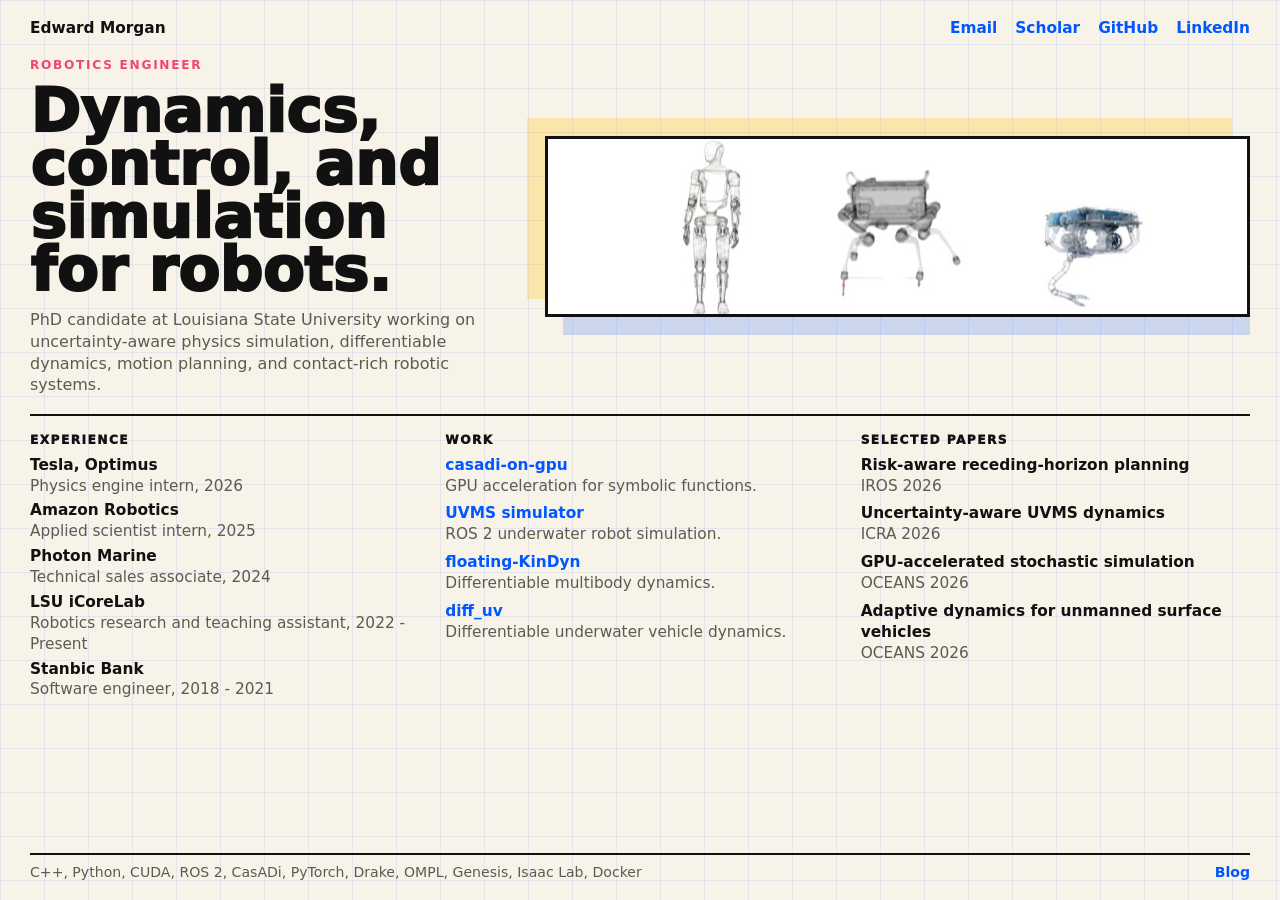
<file: index.html>
<!DOCTYPE html>
<html lang="en">
  <head>
    <meta charset="UTF-8">
    <meta name="viewport" content="width=device-width, initial-scale=1">
    <title>Edward Morgan</title>
    <meta
      name="description"
      content="Edward Morgan is a robotics engineer focused on dynamics, control, motion planning, and simulation for robotic systems."
    >
    <meta name="author" content="Edward Morgan">
    <meta name="robot-clue" content="start: view-source, then follow the hydrodynamic trail">
    <link rel="icon" href="images/favicon/favicon.svg?v=2" type="image/svg+xml">
    <link rel="icon" href="images/favicon/favicon-32x32.png?v=2" sizes="32x32" type="image/png">
    <link rel="icon" href="images/favicon/favicon-16x16.png?v=2" sizes="16x16" type="image/png">
    <link rel="shortcut icon" href="images/favicon/favicon.ico?v=2" type="image/x-icon">
    <link rel="apple-touch-icon" href="images/favicon/apple-touch-icon.png?v=2">
    <link rel="stylesheet" href="stylesheet.css">
  </head>
  <body>
    <!-- clue 1/4: robots leave traces in frames, source, and state. next: inspect the lineup image element. -->
    <main class="page" aria-label="Edward Morgan profile">
      <header class="topbar">
        <a class="name" href="/">Edward Morgan</a>
        <nav class="links" aria-label="External links">
          <a href="mailto:edmorgangh@gmail.com">Email</a>
          <a href="https://scholar.google.com/citations?user=y5jZ-kwAAAAJ&amp;hl=en&amp;authuser=1" target="_blank" rel="noopener noreferrer">Scholar</a>
          <a href="https://github.com/edxmorgan" target="_blank" rel="noopener noreferrer">GitHub</a>
          <a href="https://www.linkedin.com/in/edward-morgan-b30ab387/" target="_blank" rel="noopener noreferrer">LinkedIn</a>
        </nav>
      </header>

      <section class="hero" aria-labelledby="intro-title">
        <div class="media-reel" aria-label="Robotics media">
          <img class="media-lineup" src="images/1776738427616.jpeg" alt="Robot lineup showing humanoid, legged, and underwater robotic systems" data-clue="clue 2/4: x=0.57, y=0.19. the next trace is in stylesheet.css">
        </div>

        <div class="hero-copy">
          <p class="eyebrow">Robotics engineer</p>
          <h1 id="intro-title">Dynamics, control, and simulation for robots.</h1>
          <p class="summary">
            PhD candidate at Louisiana State University working on uncertainty-aware
            physics simulation, differentiable dynamics, motion planning, and contact-rich
            robotic systems.
          </p>
        </div>
      </section>

      <section class="details" aria-label="Selected profile details">
        <div class="column experience">
          <h2>Experience</h2>
          <p><strong>Tesla, Optimus</strong><span>Physics engine intern, 2026</span></p>
          <p><strong>Amazon Robotics</strong><span>Applied scientist intern, 2025</span></p>
          <p><strong>Photon Marine</strong><span>Technical sales associate, 2024</span></p>
          <p><strong>LSU iCoreLab</strong><span>Robotics research and teaching assistant, 2022 - Present</span></p>
          <p><strong>Stanbic Bank</strong><span>Software engineer, 2018 - 2021</span></p>
        </div>

        <div class="column">
          <h2>Work</h2>
          <p>
            <a href="https://github.com/edxmorgan/casadi-on-gpu" target="_blank" rel="noopener noreferrer">casadi-on-gpu</a>
            <span>GPU acceleration for symbolic functions.</span>
          </p>
          <p>
            <a href="https://edxmorgan.github.io/uvms-simulator" target="_blank" rel="noopener noreferrer">UVMS simulator</a>
            <span>ROS 2 underwater robot simulation.</span>
          </p>
          <p>
            <a href="https://github.com/edxmorgan/floating-KinDyn" target="_blank" rel="noopener noreferrer">floating-KinDyn</a>
            <span>Differentiable multibody dynamics.</span>
          </p>
          <p>
            <a href="https://github.com/edxmorgan/diff_uv" target="_blank" rel="noopener noreferrer">diff_uv</a>
            <span>Differentiable underwater vehicle dynamics.</span>
          </p>
        </div>

        <div class="column">
          <h2>Selected Papers</h2>
          <p><strong>Risk-aware receding-horizon planning</strong><span>IROS 2026</span></p>
          <p><strong>Uncertainty-aware UVMS dynamics</strong><span>ICRA 2026</span></p>
          <p><strong>GPU-accelerated stochastic simulation</strong><span>OCEANS 2026</span></p>
          <p><strong>Adaptive dynamics for unmanned surface vehicles</strong><span>OCEANS 2026</span></p>
        </div>
      </section>

      <footer class="footer">
        <span>C++, Python, CUDA, ROS 2, CasADi, PyTorch, Drake, OMPL, Genesis, Isaac Lab, Docker</span>
        <a href="blog/intuition-behind-np-sum-p-log-p-over-q.html" data-clue="clue 4/4: weighted mismatch is also a navigation strategy">Blog</a>
      </footer>
    </main>
    <script>
      console.info("clue 3/4: gradients are gone, but the grid remains. final clue: inspect the Blog link.");
    </script>
  </body>
</html>
</file>
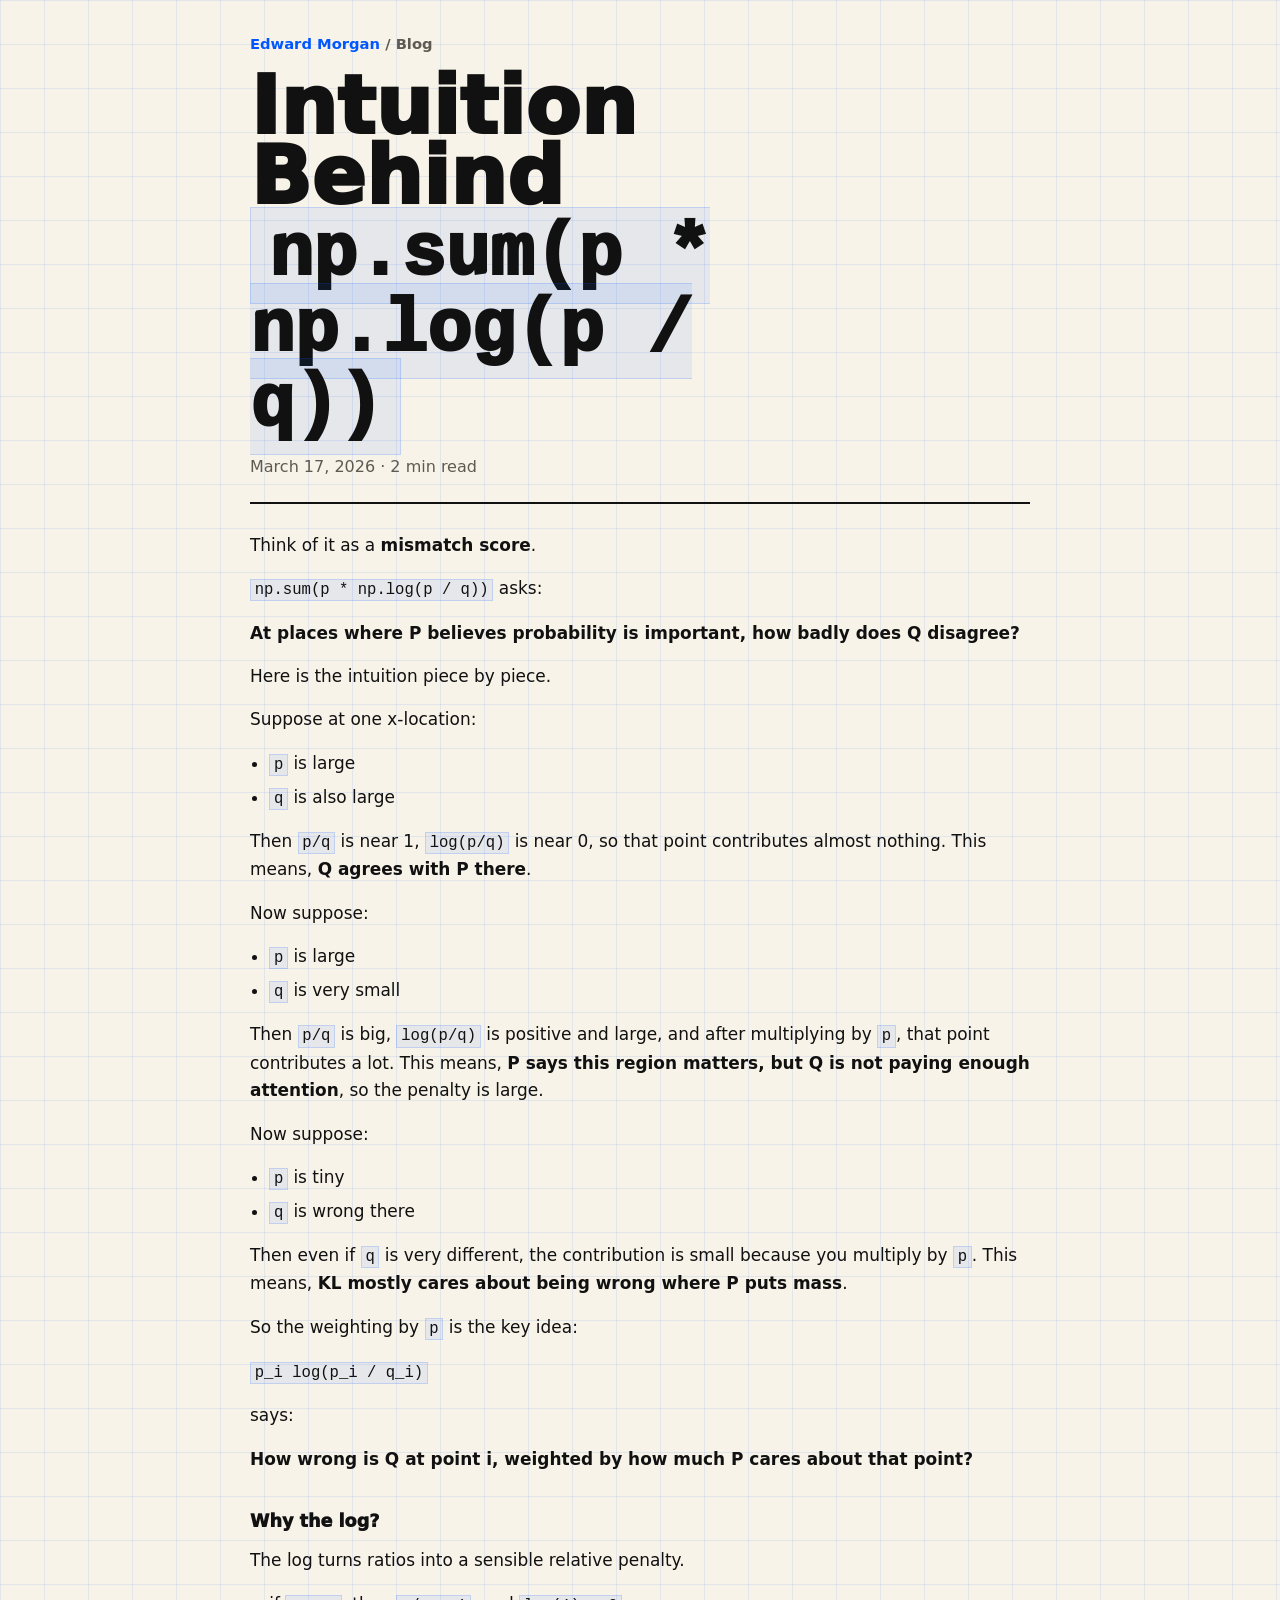
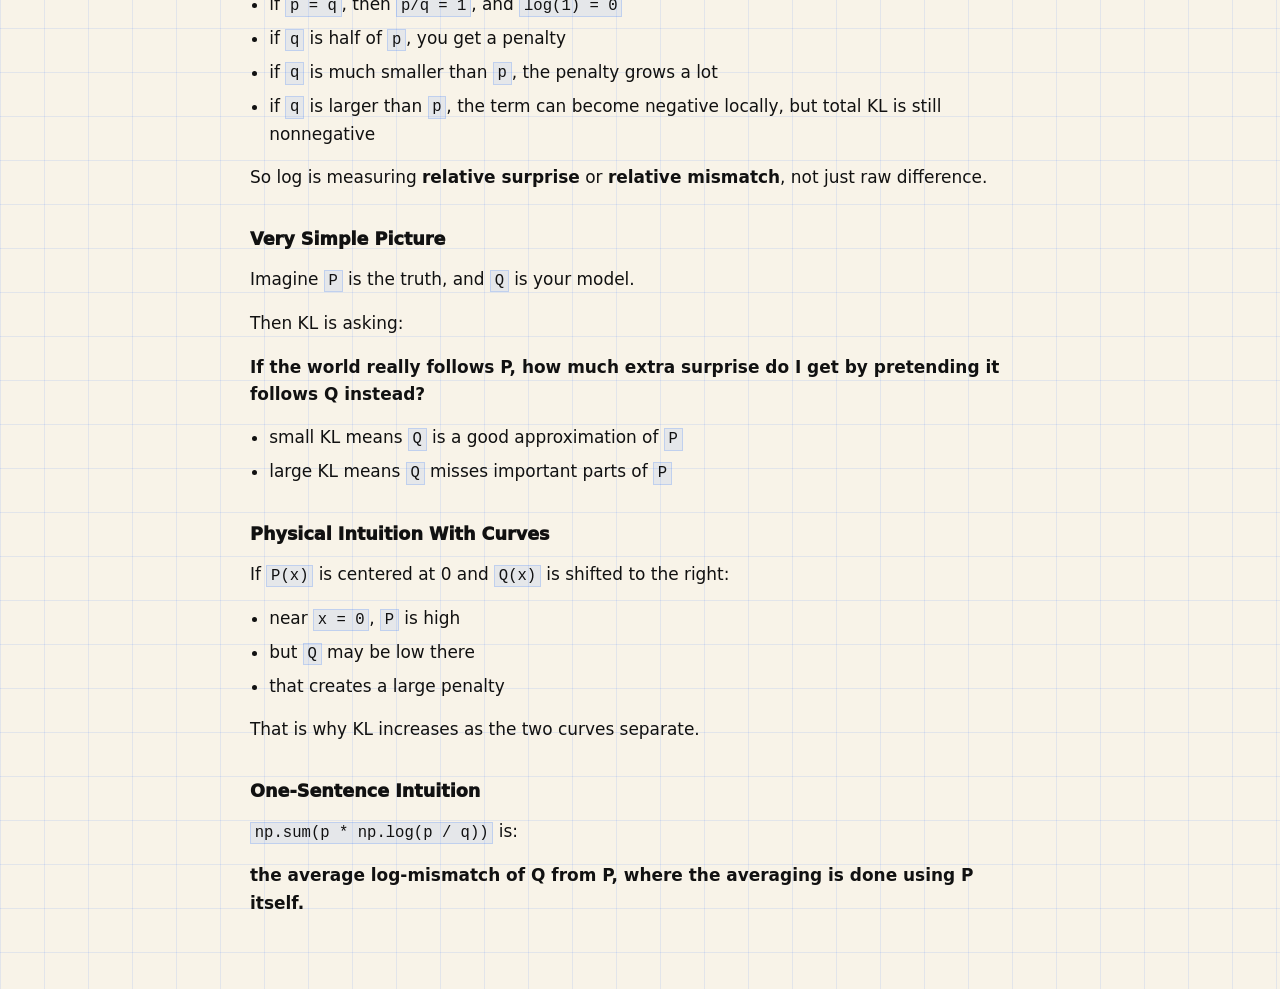
<file: blog/intuition-behind-np-sum-p-log-p-over-q.html>
<!DOCTYPE html>
<html lang="en">
  <head>
    <meta charset="UTF-8">
    <meta name="viewport" content="width=device-width, initial-scale=1">
    <title>Intuition Behind np.sum(p * np.log(p / q)) | Edward Morgan</title>
    <meta
      name="description"
      content="An intuition-first explanation of why np.sum(p * np.log(p / q)) is the core of KL divergence."
    >
    <meta name="author" content="Edward Morgan">
    <link rel="icon" href="../images/favicon/favicon.svg?v=2" type="image/svg+xml">
    <link rel="icon" href="../images/favicon/favicon-32x32.png?v=2" sizes="32x32" type="image/png">
    <link rel="icon" href="../images/favicon/favicon-16x16.png?v=2" sizes="16x16" type="image/png">
    <link rel="shortcut icon" href="../images/favicon/favicon.ico?v=2" type="image/x-icon">
    <link rel="apple-touch-icon" href="../images/favicon/apple-touch-icon.png?v=2">
    <link rel="stylesheet" href="../stylesheet.css">
  </head>
  <body>
    <main class="page article-page">
      <div class="intro article-intro">
        <p class="kicker"><a href="../index.html">Edward Morgan</a> / Blog</p>
        <h1>Intuition Behind <code>np.sum(p * np.log(p / q))</code></h1>
        <p class="summary">March 17, 2026 · 2 min read</p>
      </div>

      <article class="article-content">
        <p>
          Think of it as a <strong>mismatch score</strong>.
        </p>

        <p>
          <code>np.sum(p * np.log(p / q))</code> asks:
        </p>

        <p>
          <strong>At places where P believes probability is important, how badly does Q disagree?</strong>
        </p>

        <p>
          Here is the intuition piece by piece.
        </p>

        <p>
          Suppose at one x-location:
        </p>

        <ul class="article-list">
          <li><code>p</code> is large</li>
          <li><code>q</code> is also large</li>
        </ul>

        <p>
          Then <code>p/q</code> is near 1, <code>log(p/q)</code> is near 0, so that point
          contributes almost nothing. This means, <strong>Q agrees with P there</strong>.
        </p>

        <p>
          Now suppose:
        </p>

        <ul class="article-list">
          <li><code>p</code> is large</li>
          <li><code>q</code> is very small</li>
        </ul>

        <p>
          Then <code>p/q</code> is big, <code>log(p/q)</code> is positive and large, and
          after multiplying by <code>p</code>, that point contributes a lot. This means,
          <strong>P says this region matters, but Q is not paying enough attention</strong>,
          so the penalty is large.
        </p>

        <p>
          Now suppose:
        </p>

        <ul class="article-list">
          <li><code>p</code> is tiny</li>
          <li><code>q</code> is wrong there</li>
        </ul>

        <p>
          Then even if <code>q</code> is very different, the contribution is small because
          you multiply by <code>p</code>. This means, <strong>KL mostly cares about being wrong where P puts mass</strong>.
        </p>

        <p>
          So the weighting by <code>p</code> is the key idea:
        </p>

        <p>
          <code>p_i log(p_i / q_i)</code>
        </p>

        <p>
          says:
        </p>

        <p>
          <strong>How wrong is Q at point i, weighted by how much P cares about that point?</strong>
        </p>

        <h2>Why the log?</h2>

        <p>
          The log turns ratios into a sensible relative penalty.
        </p>

        <ul class="article-list">
          <li>if <code>p = q</code>, then <code>p/q = 1</code>, and <code>log(1) = 0</code></li>
          <li>if <code>q</code> is half of <code>p</code>, you get a penalty</li>
          <li>if <code>q</code> is much smaller than <code>p</code>, the penalty grows a lot</li>
          <li>if <code>q</code> is larger than <code>p</code>, the term can become negative locally, but total KL is still nonnegative</li>
        </ul>

        <p>
          So log is measuring <strong>relative surprise</strong> or <strong>relative mismatch</strong>,
          not just raw difference.
        </p>

        <h2>Very Simple Picture</h2>

        <p>
          Imagine <code>P</code> is the truth, and <code>Q</code> is your model.
        </p>

        <p>
          Then KL is asking:
        </p>

        <p>
          <strong>If the world really follows P, how much extra surprise do I get by pretending it follows Q instead?</strong>
        </p>

        <ul class="article-list">
          <li>small KL means <code>Q</code> is a good approximation of <code>P</code></li>
          <li>large KL means <code>Q</code> misses important parts of <code>P</code></li>
        </ul>

        <h2>Physical Intuition With Curves</h2>

        <p>
          If <code>P(x)</code> is centered at 0 and <code>Q(x)</code> is shifted to the right:
        </p>

        <ul class="article-list">
          <li>near <code>x = 0</code>, <code>P</code> is high</li>
          <li>but <code>Q</code> may be low there</li>
          <li>that creates a large penalty</li>
        </ul>

        <p>
          That is why KL increases as the two curves separate.
        </p>

        <h2>One-Sentence Intuition</h2>

        <p>
          <code>np.sum(p * np.log(p / q))</code> is:
        </p>

        <p>
          <strong>the average log-mismatch of Q from P, where the averaging is done using P itself.</strong>
        </p>
      </article>
    </main>
  </body>
</html>
</file>
<file: stylesheet.css>
:root {
  --bg: #f8f3e8;
  --text: #111111;
  --muted: #5d5a52;
  --line: #111111;
  --blue: #0057ff;
  --coral: #ef476f;
  --yellow: #ffbe0b;
}

* {
  box-sizing: border-box;
}

html,
body {
  min-height: 100%;
}

body {
  margin: 0;
  /* clue 3b: the grid step is 44px; count lines like waypoints, not decoration. */
  background:
    linear-gradient(rgba(0, 87, 255, 0.09) 1px, transparent 1px),
    linear-gradient(90deg, rgba(0, 87, 255, 0.09) 1px, transparent 1px),
    var(--bg);
  background-size: 44px 44px;
  color: var(--text);
  font-family: Inter, ui-sans-serif, system-ui, -apple-system, BlinkMacSystemFont, "Segoe UI", sans-serif;
  line-height: 1.36;
}

a {
  color: var(--blue);
  font-weight: 760;
  text-decoration: none;
}

a:hover,
a:focus-visible {
  color: var(--coral);
  text-decoration: underline;
  text-underline-offset: 0.18em;
}

.page {
  width: min(1220px, calc(100vw - 44px));
  min-height: 100svh;
  max-height: 100svh;
  margin: 0 auto;
  padding: 18px 0;
  display: grid;
  grid-template-rows: auto auto 1fr auto;
  gap: clamp(12px, 2vh, 22px);
  overflow: hidden;
}

.topbar,
.footer {
  display: flex;
  align-items: center;
  justify-content: space-between;
  gap: 18px;
}

.name {
  color: var(--text);
  font-size: 0.96rem;
  font-weight: 900;
}

.links {
  display: flex;
  flex-wrap: wrap;
  justify-content: flex-end;
  gap: 8px 18px;
  font-size: 0.96rem;
}

.hero {
  align-self: start;
  display: grid;
  grid-template-columns: minmax(0, 0.78fr) minmax(440px, 1.22fr);
  gap: clamp(24px, 5vw, 70px);
  align-items: center;
}

.media-reel {
  grid-column: 2;
  grid-row: 1;
  position: relative;
}

.media-reel::before,
.media-reel::after {
  content: "";
  position: absolute;
  z-index: -1;
}

.media-reel::before {
  inset: -18px 18px 18px -18px;
  background: rgba(255, 190, 11, 0.28);
}

.media-reel::after {
  inset: 18px -18px -18px 18px;
  background: rgba(0, 87, 255, 0.18);
}

.media-lineup {
  display: block;
  width: 100%;
  max-height: min(300px, 38svh);
  object-fit: contain;
  object-position: center;
  background: #ffffff;
  border: 3px solid var(--line);
}

.hero-copy {
  grid-column: 1;
  grid-row: 1;
  min-width: 0;
}

.eyebrow {
  margin: 0 0 12px;
  color: var(--coral);
  font-size: 0.76rem;
  font-weight: 900;
  letter-spacing: 0.14em;
  text-transform: uppercase;
}

h1,
h2,
p {
  margin-top: 0;
}

h1 {
  max-width: 17ch;
  margin-bottom: 12px;
  font-size: clamp(2.35rem, 4.7vw, 4.35rem);
  font-weight: 950;
  line-height: 0.88;
  letter-spacing: 0;
}

.summary {
  max-width: 620px;
  margin-bottom: 0;
  color: var(--muted);
  font-size: clamp(1rem, 1.2vw, 1.1rem);
}

.details {
  align-self: stretch;
  display: grid;
  grid-template-columns: repeat(3, minmax(0, 1fr));
  gap: 26px;
  padding-top: 16px;
  border-top: 2px solid var(--line);
}

.column {
  min-width: 0;
}

h2 {
  margin-bottom: 6px;
  font-size: 0.76rem;
  font-weight: 950;
  letter-spacing: 0.12em;
  text-transform: uppercase;
}

.column p {
  margin-bottom: 7px;
  font-size: 0.96rem;
}

.experience p {
  margin-bottom: 4px;
}

.column p:last-child {
  margin-bottom: 0;
}

.column strong,
.column a {
  display: block;
  font-weight: 850;
}

.column span {
  display: block;
  color: var(--muted);
}

.footer {
  padding-top: 8px;
  border-top: 2px solid var(--line);
  color: var(--muted);
  font-size: 0.88rem;
}

.footer span {
  min-width: 0;
}

.footer a {
  flex: 0 0 auto;
}

.article-page {
  width: min(780px, calc(100vw - 44px));
  max-height: none;
  min-height: 100svh;
  display: block;
  overflow: visible;
  padding: 34px 0 56px;
}

.article-intro {
  padding-bottom: 24px;
  border-bottom: 2px solid var(--line);
}

.kicker {
  margin: 0 0 18px;
  color: var(--muted);
  font-size: 0.92rem;
  font-weight: 760;
}

.article-intro h1 {
  max-width: 11ch;
  margin-bottom: 16px;
  font-size: clamp(2.5rem, 7vw, 5rem);
}

.article-intro .summary {
  color: var(--muted);
}

.article-content {
  padding-top: 28px;
  font-size: 1.06rem;
  line-height: 1.62;
}

.article-content p {
  margin-bottom: 1rem;
}

.article-content h2 {
  margin: 2.1rem 0 0.75rem;
  color: var(--text);
  font-size: 1.1rem;
  letter-spacing: 0;
  text-transform: none;
}

.article-list {
  margin: 0 0 1rem 1.2rem;
  padding: 0;
}

.article-list li + li {
  margin-top: 0.35rem;
}

code {
  padding: 0.08em 0.24em;
  background: rgba(0, 87, 255, 0.08);
  border: 1px solid rgba(0, 87, 255, 0.16);
  font-family: "SFMono-Regular", Consolas, "Liberation Mono", Menlo, monospace;
  font-size: 0.92em;
}

@media (max-width: 900px) {
  .page {
    width: min(100vw - 32px, 760px);
    min-height: auto;
    max-height: none;
    overflow: auto;
  }

  .hero {
    grid-template-columns: 1fr;
  }

  .media-reel,
  .hero-copy {
    grid-column: auto;
    grid-row: auto;
  }

  .media-lineup {
    max-height: none;
  }

  h1 {
    max-width: 14ch;
    font-size: clamp(3rem, 10vw, 4.8rem);
  }

  .details {
    grid-template-columns: 1fr;
    gap: 16px;
  }

  .article-page {
    width: min(100vw - 32px, 760px);
  }
}

@media (max-width: 620px) {
  .page {
    width: min(100vw - 24px, 560px);
    padding: 18px 0;
    gap: 16px;
  }

  .topbar,
  .footer {
    align-items: flex-start;
    flex-direction: column;
    gap: 10px;
  }

  .links {
    justify-content: flex-start;
    gap: 7px 12px;
    font-size: 0.92rem;
  }

  .media-reel::before {
    inset: -10px 10px 10px -10px;
  }

  .media-reel::after {
    inset: 10px -10px -10px 10px;
  }

  h1 {
    max-width: 13ch;
    font-size: clamp(2.45rem, 13vw, 3.6rem);
  }

  .summary,
  .column p,
  .footer {
    font-size: 0.94rem;
  }

  .article-intro h1 {
    max-width: 12ch;
    font-size: clamp(2.25rem, 13vw, 3.5rem);
  }

  .article-content {
    font-size: 1rem;
  }
}

@media (min-width: 901px) and (max-height: 760px) {
  .page {
    padding: 16px 0;
    gap: 12px;
  }

  .hero {
    gap: 42px;
  }

  .media-lineup {
    max-height: 230px;
  }

  h1 {
    margin-bottom: 8px;
    font-size: clamp(2.1rem, 4vw, 3.5rem);
  }

  .summary {
    font-size: 0.92rem;
  }

  .details {
    gap: 20px;
    padding-top: 10px;
  }

  h2 {
    margin-bottom: 6px;
    font-size: 0.72rem;
  }

  .column p {
    margin-bottom: 5px;
    font-size: 0.86rem;
  }

  .footer {
    padding-top: 8px;
    font-size: 0.82rem;
  }
}
</file>
